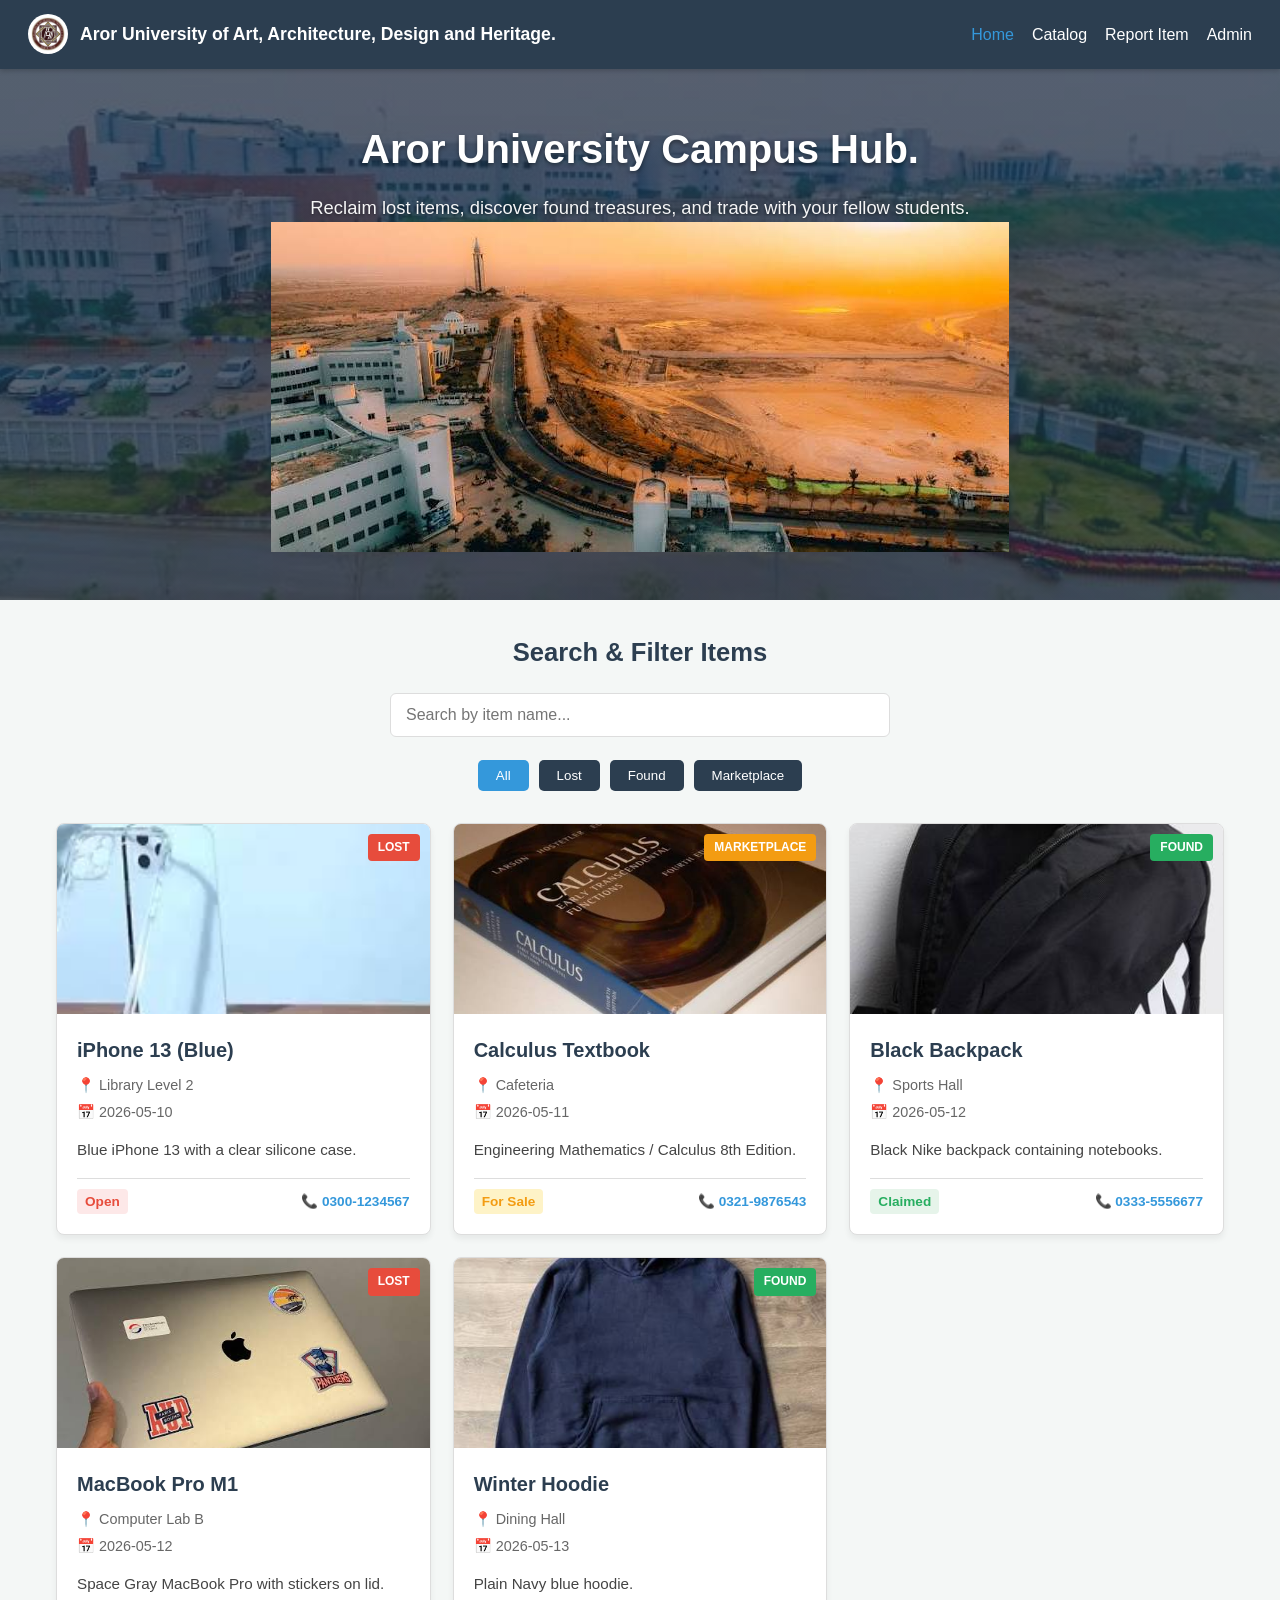
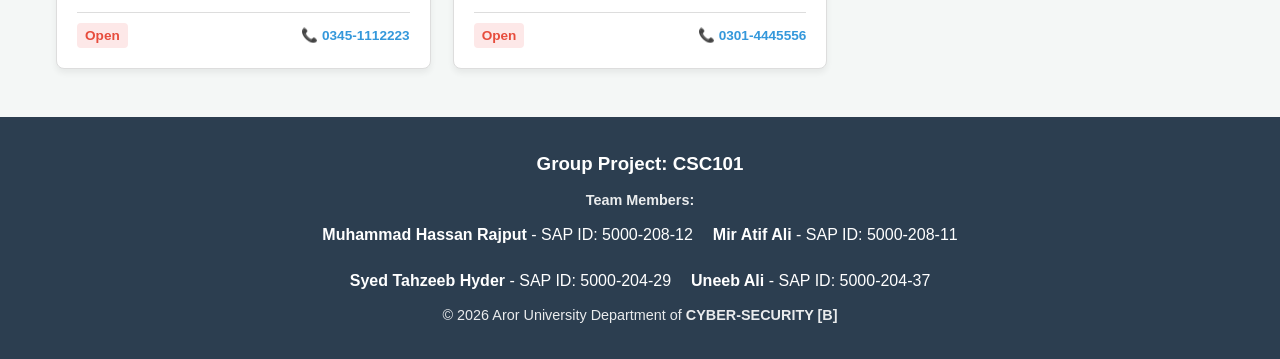
<file: index.html>
<!DOCTYPE html>
<html lang="en">
<head>
    <meta charset="UTF-8">
    <meta name="viewport" content="width=device-width, initial-scale=1.0">
    <title>Aror University | Campus Lost & Found</title>
    <link rel="stylesheet" href="style.css">
</head>
<body>

    <!-- Navigation Bar -->
    <nav class="navbar">
    <div class="nav-brand">
        <img src="images/logo.jpg" alt="Aror University Logo" class="nav-logo">
        <span>Aror University of Art, Architecture, Design and Heritage.</span>
    </div>
        <ul class="nav-links">
            <li><a href="index.html" class="active">Home</a></li>
            <li><a href="catalog.html">Catalog</a></li>
            <li><a href="report.html">Report Item</a></li>
            <li><a href="admin.html">Admin</a></li>
        </ul>
    </nav>

    <!-- Hero Section -->
    <header class="hero">
        <div class="hero-content">
            <h1>Aror University Campus Hub.</h1>
            <p>Reclaim lost items, discover found treasures, and trade with your fellow students.</p>
        </div>
        <!-- REMINDER: Replace 'images/campus.jpg' with a real photo of Aror University campus -->
        <img src="images/campus.jpg" alt="Aror University Main Campus Building" class="hero-img">
    </header>

    <!-- Filter & Search Controls -->
    <section class="controls">
        <h2>Search & Filter Items</h2>
        <input type="text" id="searchInput" placeholder="Search by item name...">
        <div class="filter-buttons">
            <button class="filter-btn active" data-category="all">All</button>
            <button class="filter-btn" data-category="lost">Lost</button>
            <button class="filter-btn" data-category="found">Found</button>
            <button class="filter-btn" data-category="marketplace">Marketplace</button>
        </div>
    </section>

    <!-- Dynamic Item Feed -->
    <main class="item-grid" id="itemContainer">
        <!-- Cards will be injected here by JavaScript -->
        <p id="no-results" class="hidden">No items found matching your criteria.</p>
    </main>

    <!-- Footer -->
    <footer class="footer">
        <div class="footer-content">
            <h3>Group Project: CSC101</h3>
            <p><strong>Team Members:</strong></p>
            <ul>
                <li><strong>Muhammad Hassan Rajput</strong> -  SAP ID: 5000-208-12</li>
                <li><strong>Mir Atif Ali </strong> - SAP ID: 5000-208-11</li>
                <li><strong>Syed Tahzeeb Hyder</strong> - SAP ID: 5000-204-29</li>
                <li><strong>Uneeb Ali</strong> - SAP ID: 5000-204-37</li>
            </ul>
            <p>&copy; 2026 Aror University Department of <strong>CYBER-SECURITY [B]</strong></p>
        </div>
    </footer>

    <script src="script.js"></script>
</body>
</html>
</file>
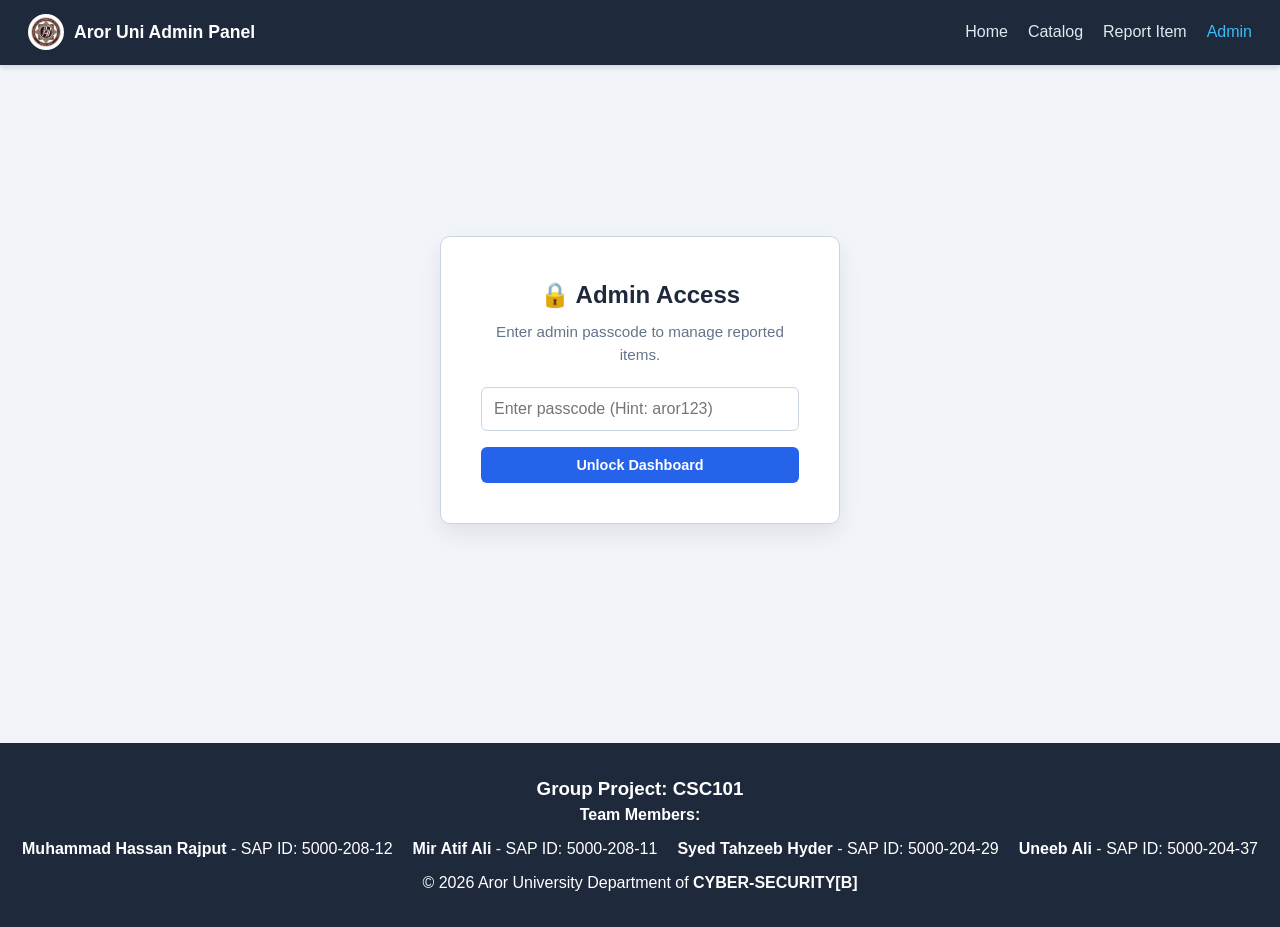
<file: admin.html>
<!DOCTYPE html>
<html lang="en">
<head>
    <meta charset="UTF-8">
    <meta name="viewport" content="width=device-width, initial-scale=1.0">
    <title>Admin Dashboard | Aror Uni Marketplace</title>
    <link rel="stylesheet" href="admin.css">
</head>
<body>

    <!-- Navigation Bar -->
    <nav class="navbar">
        <div class="nav-brand">
            <img src="images/logo.jpg" alt="Aror University Logo" class="nav-logo" onerror="this.style.display='none'">
            <span>Aror Uni Admin Panel</span>
        </div>
        <ul class="nav-links">
            <li><a href="index.html">Home</a></li>
            <li><a href="catalog.html">Catalog</a></li>
            <li><a href="report.html">Report Item</a></li>
            <li><a href="admin.html" class="active">Admin</a></li>
        </ul>
    </nav>

    <!-- Admin Login Overlay (Simple Passcode Gate for Viva Demo) -->
    <div id="loginGate" class="login-gate">
        <div class="login-card">
            <h2>🔒 Admin Access</h2>
            <p>Enter admin passcode to manage reported items.</p>
            <input type="password" id="adminPasscode" placeholder="Enter passcode (Hint: aror123)">
            <button id="loginBtn" class="btn-primary">Unlock Dashboard</button>
            <p id="loginError" class="error-msg hidden">Incorrect passcode. Try again.</p>
        </div>
    </div>

    <!-- Main Admin Dashboard -->
    <main id="adminDashboard" class="dashboard-container hidden">
        <header class="dashboard-header">
            <div>
                <h1>Reports Management Dashboard</h1>
                <p>Review, update status, or remove items submitted via the Report portal.</p>
            </div>
            <div class="header-actions">
            <div style="display: flex; gap: 10px;"></div>
                <button id="resetStorageBtn" class="btn-warning">Reset to Default Data</button>
                <button id="logoutBtn" class="btn-secondary">Lock Panel</button>
                <button id="exportBtn" class="btn-success">📥 Download Backup (.json)</button>
                <button id="importTriggerBtn" class="btn-primary" style="width: auto;">📤 Restore Backup</button>
                <input type="file" id="importFile" accept=".json" class="hidden">
            </div>
        </header>

        <!-- Summary Stats Cards -->
        <section class="stats-grid">
            <div class="stat-card">
                <span class="stat-label">Total Reports</span>
                <span class="stat-value" id="statTotal">0</span>
            </div>
            <div class="stat-card stat-open">
                <span class="stat-label">Open / Active</span>
                <span class="stat-value" id="statOpen">0</span>
            </div>
            <div class="stat-card stat-claimed">
                <span class="stat-label">Resolved / Claimed</span>
                <span class="stat-value" id="statClaimed">0</span>
            </div>
            <div class="stat-card stat-market">
                <span class="stat-label">Marketplace</span>
                <span class="stat-value" id="statMarket">0</span>
            </div>
        </section>

        <!-- Controls & Filter -->
        <section class="admin-controls">
            <input type="text" id="adminSearch" placeholder="Filter reports by title, reporter, roll no, or location...">
            <select id="adminStatusFilter">
                <option value="all">All Statuses</option>
                <option value="Open">Open</option>
                <option value="Claimed">Claimed</option>
                <option value="For Sale">For Sale</option>
            </select>
        </section>

        <!-- Connected Reports Table -->
        <section class="table-wrapper">
            <table id="adminTable">
                <thead>
                    <tr>
                        <th>ID</th>
                        <th>Item Title</th>
                        <th>Category</th>
                        <th>Reporter & Roll No</th>
                        <th>Location & Date</th>
                        <th>Contact</th>
                        <th>Status</th>
                        <th>Admin Actions</th>
                    </tr>
                </thead>
                <tbody id="adminTableBody">
                    <!-- Populated dynamically from localStorage via admin.js -->
                </tbody>
            </table>
        </section>
    </main>

    <!-- Footer -->
    <footer class="footer">
        <div class="footer-content">
            <h3>Group Project: CSC101</h3>
            <p><strong>Team Members:</strong></p>
            <ul>
                <li><strong>Muhammad Hassan Rajput</strong> -  SAP ID: 5000-208-12</li>
                <li><strong>Mir Atif Ali </strong> - SAP ID: 5000-208-11</li>
                <li><strong>Syed Tahzeeb Hyder</strong> - SAP ID: 5000-204-29</li>
                <li><strong>Uneeb Ali</strong> - SAP ID: 5000-204-37</li>
            </ul>
            <p>&copy; 2026 Aror University Department of <strong>CYBER-SECURITY[B]</strong></p>
        </div>
    </footer>

    <script src="admin.js"></script>
</body>
</html>
</file>
<file: style.css>
/* --- CSS Variables for Consistent Theming --- */
:root {
    --primary-color: #2c3e50; /* Dark Blue */
    --secondary-color: #3498db; /* Light Blue */
    --accent-color: #e74c3c; /* Red for Lost */
    --success-color: #27ae60; /* Green for Found/Success */
    --market-color: #f39c12; /* Orange for Marketplace */
    --bg-color: #f4f7f6;
    --text-color: #333;
    --white: #fff;
    --border-color: #ddd;
    --font-main: 'Segoe UI', Tahoma, Geneva, Verdana, sans-serif;
}

/* --- Reset & Base Styles --- */
* {
    box-sizing: border-box;
    margin: 0;
    padding: 0;
}

html, body {
    max-width: 100%;
    overflow-x: hidden;
}

body {
    font-family: var(--font-main);
    background-color: var(--bg-color);
    color: var(--text-color);
    line-height: 1.6;
}

a {
    text-decoration: none;
    color: inherit;
}

.hidden {
    display: none !important;
}

/* --- Navigation Bar --- */
.navbar {
    background-color: var(--primary-color);
    color: var(--white);
    padding: 0.9rem 1.75rem;
    display: flex;
    justify-content: space-between;
    align-items: center;
    flex-wrap: wrap;
    gap: 12px;
    position: sticky;
    top: 0;
    z-index: 1000;
    box-shadow: 0 2px 5px rgba(0, 0, 0, 0.2);
}

.nav-brand {
    display: flex;
    align-items: center;
    gap: 12px;
    font-weight: 700;
    font-size: 1.1rem;
    color: var(--white);
    min-width: 0;
}

.nav-logo {
    width: 40px;
    height: 40px;
    flex-shrink: 0;
    object-fit: contain;
    border-radius: 50%;
    background-color: #fff;
    padding: 2px;
}

.nav-links {
    list-style: none;
    display: flex;
    align-items: center;
    flex-wrap: wrap;
    gap: 18px;
}

.nav-links a {
    color: var(--white);
    font-weight: 500;
    white-space: nowrap;
    transition: color 0.3s;
}

.nav-links a:hover,
.nav-links a.active {
    color: var(--secondary-color);
}

/* --- Hero Section (Home Page) --- */
.hero {
    background: linear-gradient(rgba(30, 41, 59, 0.72), rgba(30, 41, 59, 0.72)),
                url('images/campus-gate.jpg') center/cover no-repeat,
                url('images/campus.jpg') center/cover no-repeat,
                #2c3e50;
    min-height: 350px;
    display: flex;
    flex-direction: column;
    align-items: center;
    justify-content: center;
    color: var(--white);
    text-align: center;
    padding: 3rem 1.5rem;
    margin-bottom: 2rem;
}

.hero-content {
    max-width: 800px;
}

.hero-content h1 {
    font-size: 2.5rem;
    margin-bottom: 12px;
    text-shadow: 0 2px 4px rgba(0, 0, 0, 0.4);
}

.hero-content p {
    font-size: 1.15rem;
    opacity: 0.95;
    text-shadow: 0 1px 3px rgba(0, 0, 0, 0.4);
}

/* --- Secondary Page Headers (Catalog & Report Pages) --- */
.page-header {
    background: linear-gradient(rgba(30, 41, 59, 0.78), rgba(30, 41, 59, 0.78)),
                url('images/campus-sunset.jpg') center/cover no-repeat,
                #2c3e50;
    text-align: center;
    padding: 3.25rem 1rem;
    color: var(--white);
    border-bottom: 1px solid var(--border-color);
    margin-bottom: 2rem;
}

.page-header h1 {
    color: var(--white);
    font-size: 2.2rem;
    margin-bottom: 8px;
}

.page-header p {
    color: #ecf0f1;
    font-size: 1.05rem;
}

/* --- Controls (Home) --- */
.controls {
    max-width: 1200px;
    margin: 2rem auto 1.5rem;
    padding: 0 1rem;
    text-align: center;
}

.controls h2 {
    margin-bottom: 12px;
    color: var(--primary-color);
    font-size: 1.6rem;
}

#searchInput {
    width: 100%;
    max-width: 500px;
    padding: 12px 15px;
    margin: 8px 0;
    border: 1px solid var(--border-color);
    border-radius: 6px;
    font-size: 1rem;
}

.filter-buttons {
    margin-top: 15px;
    display: flex;
    justify-content: center;
    gap: 10px;
    flex-wrap: wrap;
}

.filter-btn {
    padding: 8px 18px;
    border: none;
    background-color: var(--primary-color);
    color: var(--white);
    border-radius: 5px;
    cursor: pointer;
    font-weight: 500;
    transition: background 0.3s;
}

.filter-btn.active,
.filter-btn:hover {
    background-color: var(--secondary-color);
}

/* --- Item Grid & Cards (Home) --- */
.item-grid {
    max-width: 1200px;
    margin: 2rem auto;
    padding: 0 1rem;
    display: grid;
    grid-template-columns: repeat(auto-fit, minmax(280px, 1fr));
    gap: 22px;
}

.item-card {
    background-color: var(--white);
    border-radius: 8px;
    overflow: hidden;
    box-shadow: 0 4px 6px rgba(0, 0, 0, 0.06);
    transition: transform 0.3s, box-shadow 0.3s;
    border: 1px solid var(--border-color);
    display: flex;
    flex-direction: column;
}

.item-card:hover {
    transform: translateY(-5px);
    box-shadow: 0 8px 15px rgba(0, 0, 0, 0.12);
}

.card-img-container {
    height: 190px;
    position: relative;
    background-color: #e2e8f0;
    overflow: hidden;
}

.card-img-container img {
    width: 100%;
    height: 100%;
    object-fit: cover;
    display: block;
}

.badge {
    position: absolute;
    top: 10px;
    right: 10px;
    z-index: 2;
    padding: 4px 10px;
    border-radius: 4px;
    font-size: 0.75rem;
    font-weight: bold;
    color: var(--white);
    text-transform: uppercase;
}

.badge-lost { background-color: var(--accent-color); }
.badge-found { background-color: var(--success-color); }
.badge-marketplace { background-color: var(--market-color); }

.card-content {
    padding: 1.25rem;
    display: flex;
    flex-direction: column;
    flex-grow: 1;
}

.card-content h3 {
    font-size: 1.25rem;
    color: var(--primary-color);
    margin-bottom: 8px;
}

.card-loc,
.card-date {
    font-size: 0.9rem;
    color: #666;
    margin-bottom: 4px;
}

.card-desc {
    font-size: 0.95rem;
    margin: 10px 0 15px;
    color: #444;
    flex-grow: 1;
}

.card-footer-info {
    display: flex;
    justify-content: space-between;
    align-items: center;
    border-top: 1px solid var(--border-color);
    padding-top: 10px;
    font-size: 0.85rem;
}

.status {
    font-weight: 600;
    padding: 2px 8px;
    border-radius: 4px;
}

.status.open { background-color: #fde8e8; color: var(--accent-color); }
.status.claimed { background-color: #e6f4ea; color: var(--success-color); }
.status.sale { background-color: #fef3c7; color: var(--market-color); }

.contact {
    color: var(--secondary-color);
    font-weight: 600;
}

#no-results {
    grid-column: 1 / -1;
    text-align: center;
    padding: 2rem;
    font-size: 1.1rem;
    color: #666;
}

/* --- Styled Data Table (Catalog Page) --- */
.table-container {
    max-width: 1200px;
    margin: 2rem auto;
    padding: 0 1rem;
}

.table-container h2 {
    margin-bottom: 1rem;
    color: var(--primary-color);
}

.table-wrapper {
    overflow-x: auto;
    background-color: var(--white);
    border-radius: 8px;
    box-shadow: 0 4px 6px rgba(0, 0, 0, 0.05);
    border: 1px solid var(--border-color);
}

table {
    width: 100%;
    border-collapse: collapse;
    text-align: left;
}

th, td {
    padding: 12px 16px;
    border-bottom: 1px solid var(--border-color);
}

th {
    background-color: var(--primary-color);
    color: var(--white);
    font-weight: 600;
}

tr:hover {
    background-color: #f9f9f9;
}

.tag {
    padding: 4px 8px;
    border-radius: 4px;
    font-size: 0.8rem;
    font-weight: bold;
    color: var(--white);
}

.tag-lost { background-color: var(--accent-color); }
.tag-found { background-color: var(--success-color); }
.tag-market { background-color: var(--market-color); }

/* --- Form Container & Validation (Report Page) --- */
.form-container {
    max-width: 700px;
    margin: 2rem auto;
    padding: 2rem;
    background-color: var(--white);
    border-radius: 8px;
    box-shadow: 0 4px 6px rgba(0, 0, 0, 0.05);
    border: 1px solid var(--border-color);
}

.form-group {
    margin-bottom: 1.25rem;
    display: flex;
    flex-direction: column;
}

.form-group label {
    margin-bottom: 6px;
    font-weight: 600;
    color: var(--primary-color);
}

.form-group input,
.form-group select,
.form-group textarea {
    padding: 10px 12px;
    border: 1px solid var(--border-color);
    border-radius: 5px;
    font-size: 1rem;
    font-family: inherit;
    transition: border-color 0.3s;
}

.form-group input:focus,
.form-group select:focus,
.form-group textarea:focus {
    outline: none;
    border-color: var(--secondary-color);
}

.error-input {
    border-color: var(--accent-color) !important;
    background-color: #fff8f8;
}

.error-msg {
    font-size: 0.85rem;
    color: var(--accent-color);
    margin-top: 4px;
}

.btn-submit {
    background-color: var(--secondary-color);
    color: var(--white);
    border: none;
    padding: 12px 20px;
    font-size: 1rem;
    font-weight: 600;
    border-radius: 5px;
    cursor: pointer;
    width: 100%;
    transition: background 0.3s;
}

.btn-submit:hover {
    background-color: #2980b9;
}

.success-msg {
    margin-top: 15px;
    padding: 12px;
    background-color: #e6f4ea;
    border: 1px solid var(--success-color);
    color: #137333;
    border-radius: 5px;
    text-align: center;
}

/* --- Footer --- */
.footer {
    background-color: var(--primary-color);
    color: var(--white);
    text-align: center;
    padding: 2rem 1rem;
    margin-top: 3rem;
}

.footer-content {
    max-width: 900px;
    margin: 0 auto;
}

.footer-content h3 {
    margin-bottom: 10px;
}

.footer-content ul {
    list-style: none;
    display: flex;
    justify-content: center;
    gap: 20px;
    flex-wrap: wrap;
    margin: 10px 0;
}

.footer-content p {
    font-size: 0.9rem;
    opacity: 0.9;
}

/* --- Responsive Media Queries --- */
@media (max-width: 768px) {
    .navbar {
        flex-direction: column;
        align-items: flex-start;
        gap: 10px;
        padding: 1rem;
    }

    .nav-links {
        gap: 12px 16px;
    }

    .hero {
        min-height: 240px;
        padding: 2rem 1rem;
    }

    .hero-content h1 {
        font-size: 1.8rem;
    }

    .form-container {
        margin: 1rem;
        padding: 1.5rem;
    }
}
</file>
<file: admin.css>
/* --- Admin Panel Variables --- */
:root {
    --primary: #1e293b;
    --secondary: #2563eb;
    --danger: #dc2626;
    --success: #16a34a;
    --warning: #d97706;
    --bg: #f1f5f9;
    --card-bg: #ffffff;
    --text: #0f172a;
    --muted: #64748b;
    --border: #cbd5e1;
}

* {
    box-sizing: border-box;
    margin: 0;
    padding: 0;
}

html, body {
    max-width: 100%;
    overflow-x: hidden;
}

body {
    font-family: 'Segoe UI', Tahoma, Geneva, Verdana, sans-serif;
    background-color: var(--bg);
    color: var(--text);
    line-height: 1.5;
}

.hidden {
    display: none !important;
}

/* --- Navbar --- */
.navbar {
    background-color: var(--primary);
    color: #fff;
    padding: 0.9rem 1.75rem;
    display: flex;
    justify-content: space-between;
    align-items: center;
    flex-wrap: wrap;
    gap: 12px;
    box-shadow: 0 2px 6px rgba(0, 0, 0, 0.15);
}

.nav-brand {
    display: flex;
    align-items: center;
    gap: 10px;
    font-weight: 700;
    font-size: 1.1rem;
    color: #fff;
}

.nav-logo {
    width: 36px;
    height: 36px;
    flex-shrink: 0;
    border-radius: 50%;
    background: #fff;
    padding: 2px;
    object-fit: contain;
}

.nav-links {
    list-style: none;
    display: flex;
    align-items: center;
    flex-wrap: wrap;
    gap: 20px;
}

.nav-links a {
    color: #e2e8f0;
    text-decoration: none;
    font-weight: 500;
    white-space: nowrap;
    transition: color 0.2s;
}

.nav-links a:hover,
.nav-links a.active {
    color: #38bdf8;
}

/* --- Login Gate --- */
.login-gate {
    min-height: 70vh;
    display: flex;
    align-items: center;
    justify-content: center;
    padding: 1rem;
}

.login-card {
    background: var(--card-bg);
    padding: 2.5rem;
    border-radius: 10px;
    box-shadow: 0 10px 25px rgba(0, 0, 0, 0.08);
    border: 1px solid var(--border);
    max-width: 400px;
    width: 100%;
    text-align: center;
}

.login-card h2 {
    margin-bottom: 8px;
    color: var(--primary);
}

.login-card p {
    color: var(--muted);
    font-size: 0.95rem;
    margin-bottom: 1.25rem;
}

.login-card input {
    width: 100%;
    padding: 12px;
    border: 1px solid var(--border);
    border-radius: 6px;
    margin-bottom: 1rem;
    font-size: 1rem;
}

.error-msg {
    color: var(--danger);
    font-size: 0.85rem;
    margin-top: 10px;
}

/* --- Buttons --- */
button {
    cursor: pointer;
    border: none;
    border-radius: 6px;
    font-weight: 600;
    font-size: 0.9rem;
    padding: 10px 16px;
    transition: opacity 0.2s, transform 0.1s;
}

button:hover {
    opacity: 0.92;
}

.btn-primary { background-color: var(--secondary); color: #fff; width: 100%; }
.btn-info { background-color: var(--secondary); color: #fff; }
.btn-secondary { background-color: var(--primary); color: #fff; }
.btn-warning { background-color: var(--warning); color: #fff; }
.btn-success-lg { background-color: var(--success); color: #fff; }
.btn-success { background-color: var(--success); color: #fff; padding: 6px 10px; font-size: 0.8rem; }
.btn-danger { background-color: var(--danger); color: #fff; padding: 6px 10px; font-size: 0.8rem; }

/* --- Dashboard Layout --- */
.dashboard-container {
    max-width: 1250px;
    margin: 2rem auto;
    padding: 0 1rem;
}

.dashboard-header {
    display: flex;
    justify-content: space-between;
    align-items: center;
    flex-wrap: wrap;
    gap: 15px;
    margin-bottom: 1.5rem;
}

.dashboard-header h1 {
    font-size: 1.8rem;
    color: var(--primary);
}

.dashboard-header p {
    color: var(--muted);
}

.header-actions {
    display: flex;
    flex-wrap: wrap;
    gap: 10px;
}

/* --- Stats Cards --- */
.stats-grid {
    display: grid;
    grid-template-columns: repeat(auto-fit, minmax(200px, 1fr));
    gap: 15px;
    margin-bottom: 1.5rem;
}

.stat-card {
    background: var(--card-bg);
    padding: 1.25rem;
    border-radius: 8px;
    border: 1px solid var(--border);
    border-left: 4px solid var(--secondary);
    box-shadow: 0 2px 4px rgba(0, 0, 0, 0.04);
}

.stat-card.stat-open { border-left-color: var(--danger); }
.stat-card.stat-claimed { border-left-color: var(--success); }
.stat-card.stat-market { border-left-color: var(--warning); }

.stat-label {
    display: block;
    font-size: 0.85rem;
    color: var(--muted);
    font-weight: 600;
    text-transform: uppercase;
}

.stat-value {
    font-size: 1.8rem;
    font-weight: 700;
    color: var(--primary);
}

/* --- Search & Filter Bar --- */
.admin-controls {
    display: flex;
    gap: 12px;
    margin-bottom: 1.25rem;
    flex-wrap: wrap;
}

.admin-controls input {
    flex: 1;
    min-width: 250px;
    padding: 10px 14px;
    border: 1px solid var(--border);
    border-radius: 6px;
    font-size: 0.95rem;
}

.admin-controls select {
    padding: 10px 14px;
    border: 1px solid var(--border);
    border-radius: 6px;
    font-size: 0.95rem;
    background: #fff;
}

/* --- Table --- */
.table-wrapper {
    background: var(--card-bg);
    border-radius: 8px;
    border: 1px solid var(--border);
    overflow-x: auto;
    box-shadow: 0 2px 6px rgba(0, 0, 0, 0.05);
}

table {
    width: 100%;
    border-collapse: collapse;
    text-align: left;
}

th, td {
    padding: 12px 14px;
    border-bottom: 1px solid var(--border);
    font-size: 0.92rem;
}

th {
    background-color: var(--primary);
    color: #fff;
    font-weight: 600;
}

tr:hover {
    background-color: #f8fafc;
}

.badge {
    padding: 3px 8px;
    border-radius: 4px;
    font-size: 0.75rem;
    font-weight: 700;
    color: #fff;
    text-transform: uppercase;
}

.badge-lost { background: var(--danger); }
.badge-found { background: var(--success); }
.badge-marketplace { background: var(--warning); }

.status-pill {
    padding: 3px 8px;
    border-radius: 12px;
    font-size: 0.8rem;
    font-weight: 600;
}

.status-open { background: #fee2e2; color: var(--danger); }
.status-claimed { background: #dcfce7; color: var(--success); }
.status-sale { background: #fef3c7; color: var(--warning); }

.action-btns {
    display: flex;
    gap: 6px;
}

/* --- Footer --- */
.footer {
    background-color: var(--primary);
    color: #fff;
    text-align: center;
    padding: 2rem 1rem;
    margin-top: 3rem;
}

.footer-content ul {
    list-style: none;
    display: flex;
    justify-content: center;
    gap: 20px;
    flex-wrap: wrap;
    margin: 10px 0;
}

@media (max-width: 768px) {
    .navbar {
        flex-direction: column;
        align-items: flex-start;
        gap: 10px;
    }

    .dashboard-header {
        flex-direction: column;
        align-items: flex-start;
    }
}
</file>
